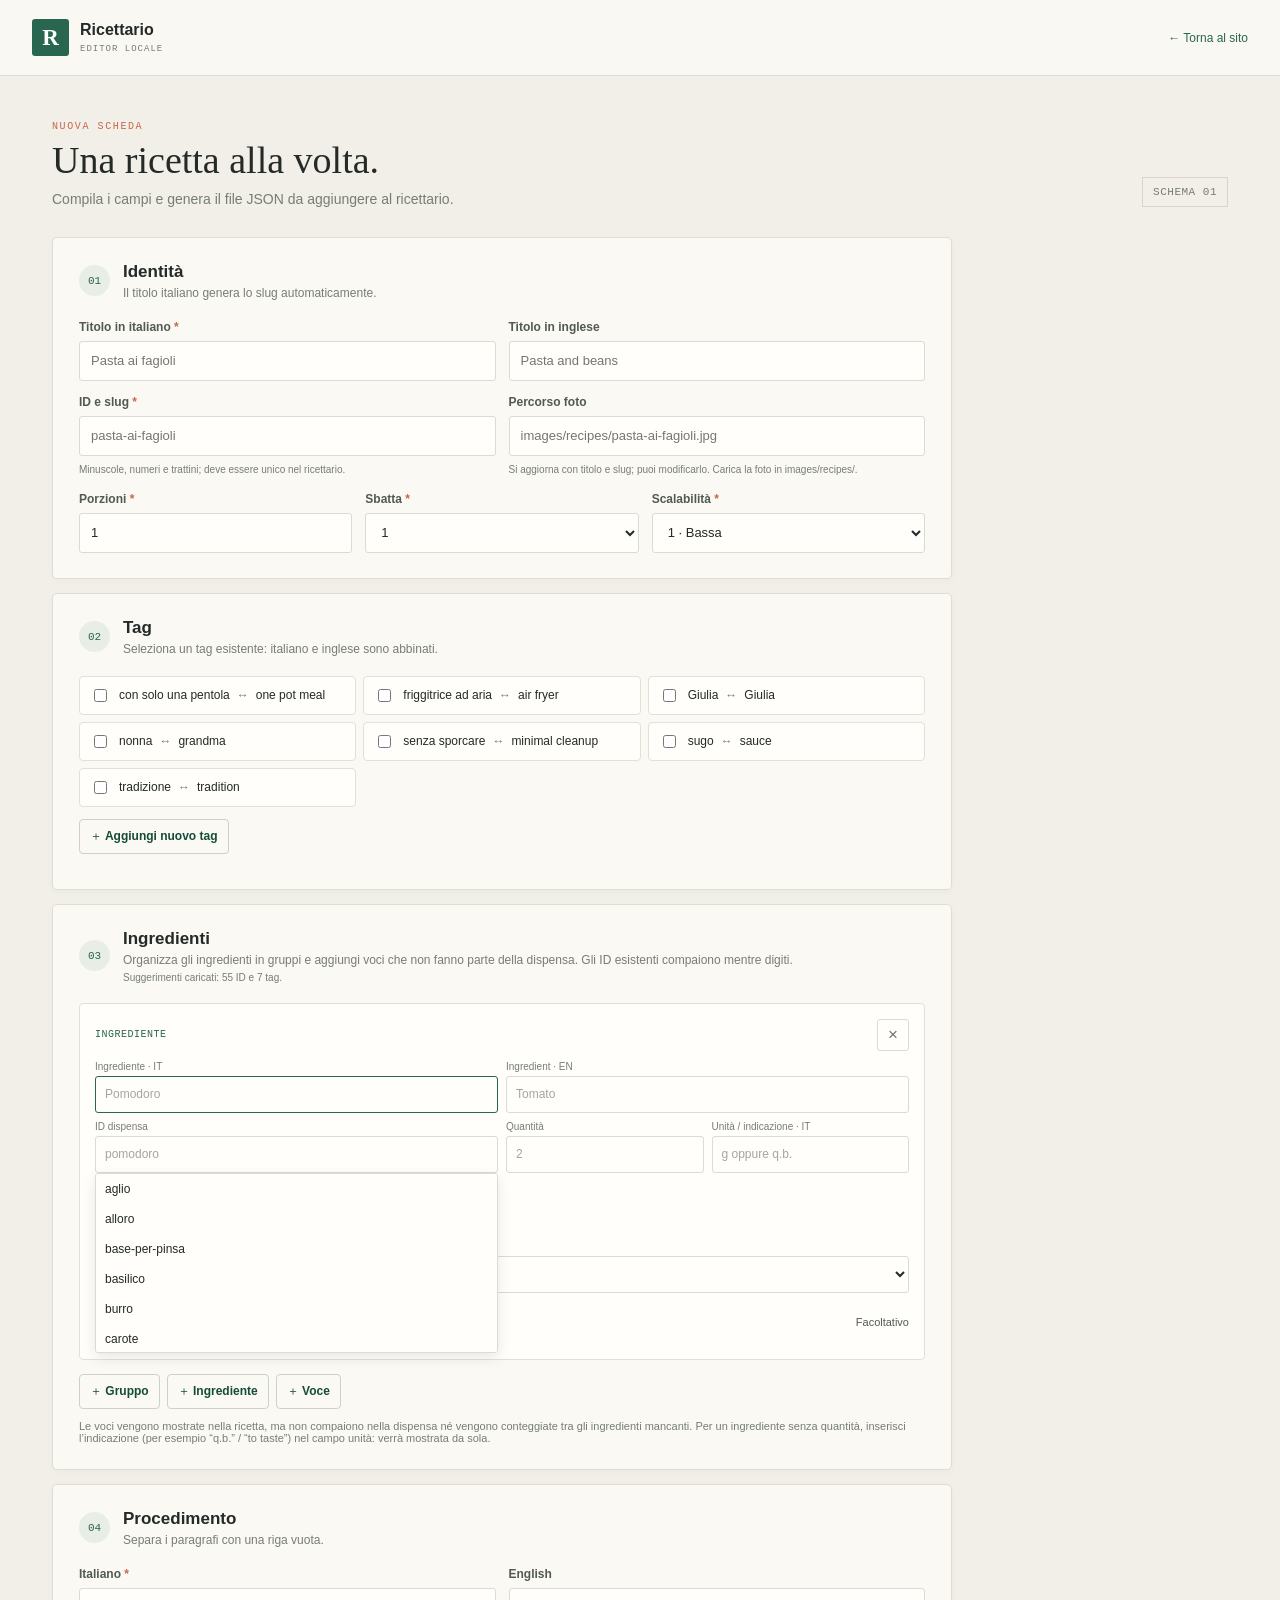
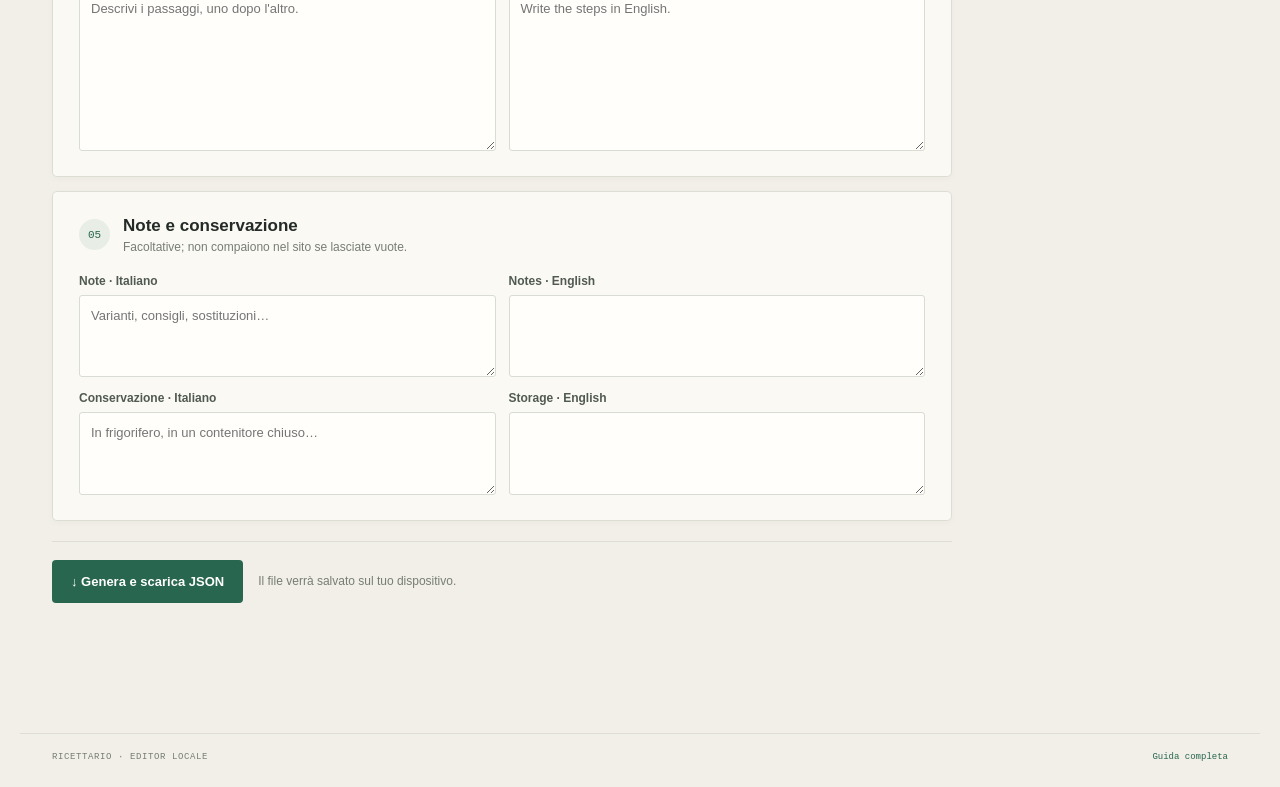
<file: editor/index.html>
<!doctype html>
<html lang="it">
<head>
  <meta charset="utf-8">
  <meta name="viewport" content="width=device-width, initial-scale=1">
  <meta name="theme-color" content="#f1efe7">
  <meta name="theme-color" content="#171a17" media="(prefers-color-scheme: dark)">
  <meta name="robots" content="noindex, nofollow">
  <meta name="description" content="Crea ricette compatibili con il ricettario e scarica il JSON da aggiungere al progetto.">
  <title>Editor ricette | Ricettario</title>
  <link rel="stylesheet" href="editor.css">
  <link rel="stylesheet" href="autocomplete.css?v=20261013-2">
  <link rel="stylesheet" href="export.css">
  <link rel="stylesheet" href="theme.css?v=20261013-3">
  <script defer src="editor.js?v=20261018-1"></script>
</head>
<body>
  <header class="topbar">
    <a class="brand" href="../index.html"><span class="brand-mark" aria-hidden="true">R</span><span>Ricettario<small>EDITOR LOCALE</small></span></a>
    <div class="top-actions"><a class="site-link" href="../index.html">← Torna al sito</a></div>
  </header>

  <main>
    <div class="page-heading"><div><p class="eyebrow">NUOVA SCHEDA</p><h1>Una ricetta alla volta.</h1><p class="subtitle">Compila i campi e genera il file JSON da aggiungere al ricettario.</p></div><span class="schema-badge">SCHEMA 01</span></div>

    <div class="layout">
      <form id="recipe-form" novalidate>
        <section class="section-block" aria-labelledby="identity-heading">
          <div class="section-heading"><span class="section-number">01</span><div><h2 id="identity-heading">Identità</h2><p>Il titolo italiano genera lo slug automaticamente.</p></div></div>
          <div class="fields two-columns">
            <label class="field"><span>Titolo in italiano <i>*</i></span><input name="titleIt" required placeholder="Pasta ai fagioli"></label>
            <label class="field"><span>Titolo in inglese</span><input name="titleEn" placeholder="Pasta and beans"></label>
            <label class="field"><span>ID e slug <i>*</i></span><input name="slug" required pattern="[a-z0-9]+(?:-[a-z0-9]+)*" autocomplete="off" placeholder="pasta-ai-fagioli"><small>Minuscole, numeri e trattini; deve essere unico nel ricettario.</small></label>
            <label class="field"><span>Percorso foto</span><input name="image" placeholder="images/recipes/pasta-ai-fagioli.jpg"><small>Si aggiorna con titolo e slug; puoi modificarlo. Carica la foto in images/recipes/.</small></label>
          </div>
          <div class="fields three-columns rating-fields">
            <label class="field"><span>Porzioni <i>*</i></span><input name="servings" type="number" min="1" step="1" value="1" required></label>
            <label class="field"><span>Sbatta <i>*</i></span><select name="effort" required><option value="0.5">0.5 · Minima</option><option value="1" selected>1</option><option value="2">2</option><option value="3">3</option><option value="4">4</option><option value="5">5 · Massima</option></select></label>
            <label class="field"><span>Scalabilità <i>*</i></span><select name="scale" required><option value="1">1 · Bassa</option><option value="2">2</option><option value="3">3</option><option value="4">4</option><option value="5">5 · Alta</option></select></label>
          </div>
        </section>

        <section class="section-block" aria-labelledby="tags-heading">
          <div class="section-heading"><span class="section-number">02</span><div><h2 id="tags-heading">Tag</h2><p>Seleziona un tag esistente: italiano e inglese sono abbinati.</p></div></div>
          <div id="known-tags" class="known-tag-list" aria-live="polite"><p class="field-note">Caricamento dei tag…</p></div>
          <button class="button button-light button-small add-tag-button" type="button" data-action="add-tag"><span aria-hidden="true">＋</span> Aggiungi nuovo tag</button>
          <div id="tags" class="tag-list"></div>
        </section>

        <section class="section-block" aria-labelledby="ingredients-heading">
          <div class="section-heading"><span class="section-number">03</span><div><h2 id="ingredients-heading">Ingredienti</h2><p>Organizza gli ingredienti in gruppi e aggiungi voci che non fanno parte della dispensa. Gli ID esistenti compaiono mentre digiti.</p><small id="catalog-status" role="status" aria-live="polite">Caricamento del catalogo…</small></div></div>
          <div id="ingredients" class="ingredient-list"></div>
          <div class="heading-actions ingredient-actions"><button class="button button-light button-small" type="button" data-action="add-group"><span aria-hidden="true">＋</span> Gruppo</button><button class="button button-light button-small" type="button" data-action="add-ingredient"><span aria-hidden="true">＋</span> Ingrediente</button><button class="button button-light button-small" type="button" data-action="add-entry"><span aria-hidden="true">＋</span> Voce</button></div>
          <p class="field-note">Le voci vengono mostrate nella ricetta, ma non compaiono nella dispensa né vengono conteggiate tra gli ingredienti mancanti. Per un ingrediente senza quantità, inserisci l’indicazione (per esempio “q.b.” / “to taste”) nel campo unità: verrà mostrata da sola.</p>
        </section>

        <section class="section-block text-section" aria-labelledby="method-heading">
          <div class="section-heading"><span class="section-number">04</span><div><h2 id="method-heading">Procedimento</h2><p>Separa i paragrafi con una riga vuota.</p></div></div>
          <div class="fields two-columns">
            <label class="field"><span>Italiano <i>*</i></span><textarea name="methodIt" rows="7" required placeholder="Descrivi i passaggi, uno dopo l'altro."></textarea></label>
            <label class="field"><span>English</span><textarea name="methodEn" rows="7" placeholder="Write the steps in English."></textarea></label>
          </div>
        </section>

        <section class="section-block text-section" aria-labelledby="notes-heading">
          <div class="section-heading"><span class="section-number">05</span><div><h2 id="notes-heading">Note e conservazione</h2><p>Facoltative; non compaiono nel sito se lasciate vuote.</p></div></div>
          <div class="fields two-columns">
            <label class="field"><span>Note · Italiano</span><textarea name="notesIt" rows="3" placeholder="Varianti, consigli, sostituzioni…"></textarea></label>
            <label class="field"><span>Notes · English</span><textarea name="notesEn" rows="3"></textarea></label>
            <label class="field"><span>Conservazione · Italiano</span><textarea name="storageIt" rows="3" placeholder="In frigorifero, in un contenitore chiuso…"></textarea></label>
            <label class="field"><span>Storage · English</span><textarea name="storageEn" rows="3"></textarea></label>
          </div>
        </section>
        <div class="export-actions"><button class="button button-dark" id="download" type="button"><span aria-hidden="true">↓</span> Genera e scarica JSON</button><span>Il file verrà salvato sul tuo dispositivo.</span></div>
        <p class="form-message" id="form-message" role="status" aria-live="polite"></p>
      </form>
    </div>

    <section class="generated-result" id="generated-result" aria-labelledby="generated-heading" hidden>
      <div class="generated-heading"><div><p class="eyebrow">PROSSIMO PASSAGGIO</p><h2 id="generated-heading">Aggiungi la ricetta al sito</h2></div><span class="download-check" aria-hidden="true">✓</span></div>
      <p id="generated-message" class="generated-message"></p>
      <div class="index-instructions">
        <div><h3>Aggiorna recipes-index.json</h3><p>Apri il file nella cartella principale del progetto. Dentro l’array <code>"recipes"</code>, incolla questa voce prima della parentesi quadra <code>]</code> di chiusura:</p><ol><li>Se l’ultima voce esistente non ha la virgola, aggiungila dopo la sua parentesi graffa <code>}</code>.</li><li>Incolla la nuova voce qui sotto, senza aggiungere una virgola dopo l’ultima voce dell’array.</li><li>Salva <code>recipes-index.json</code>. Controlla che il JSON resti valido.</li></ol></div>
        <div class="index-copy"><pre id="index-snippet"></pre><button class="button button-copy" id="copy-index" type="button">Copia voce indice</button><span id="copy-status" role="status" aria-live="polite"></span></div>
      </div>
      <p class="generated-footer">Metti il file scaricato in <code>data/recipes/</code>. Poi ricarica il sito per verificare la ricetta. Per pubblicarla, carica su GitHub sia il file JSON sia <code>recipes-index.json</code>.</p>
    </section>
  </main>
  <footer><span>RICETTARIO · EDITOR LOCALE</span><a href="../README.md">Guida completa</a></footer>
</body>
</html>
</file>
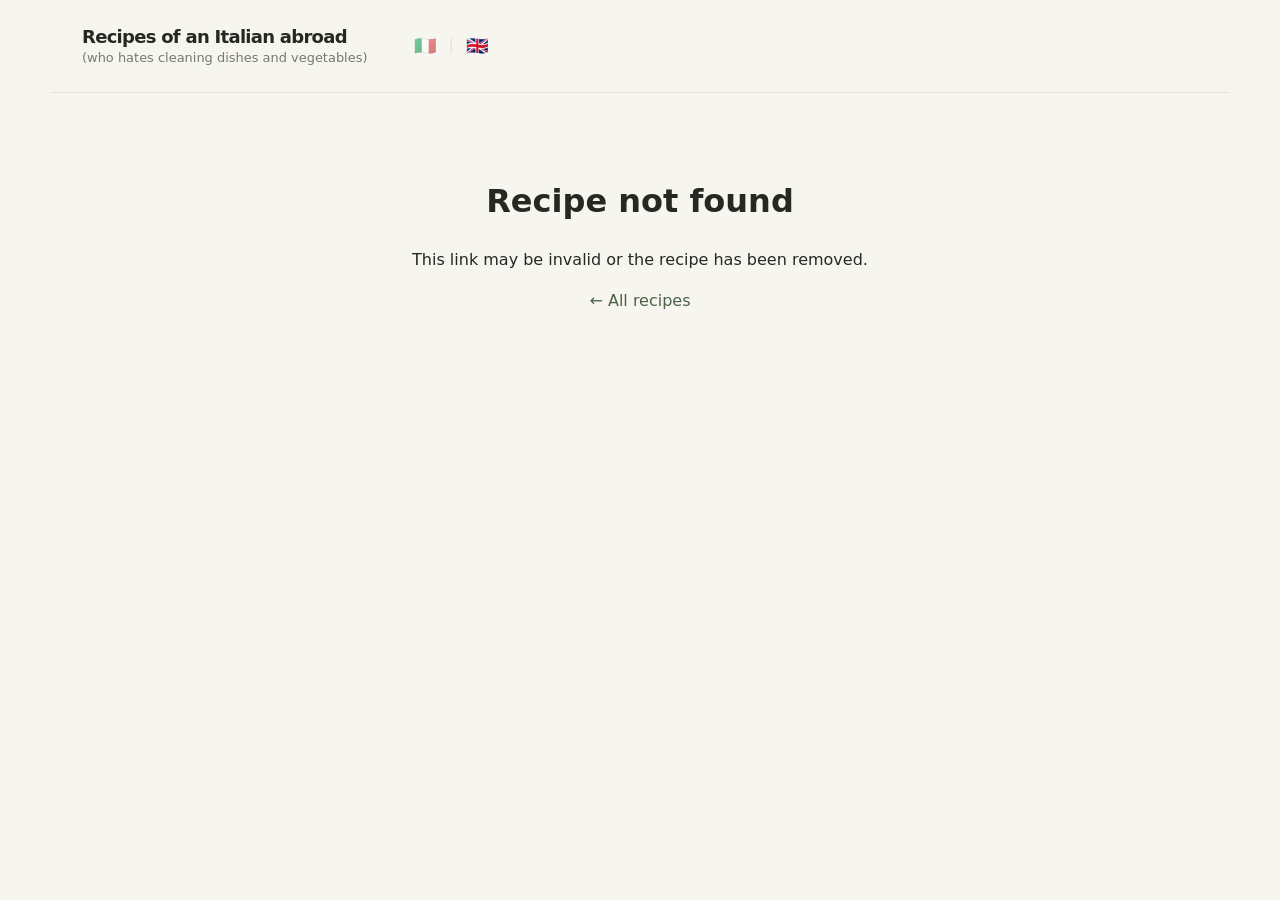
<file: ricetta.html>
<!doctype html><html lang="it"><head><meta charset="utf-8"><meta name="viewport" content="width=device-width,initial-scale=1"><meta name="description" content="Dettaglio ricetta"><title>Ricetta · Ricette di un fuorisede all’estero</title><link rel="stylesheet" href="css/style.css?v=20261013-1"><link rel="stylesheet" href="css/brand.css"><script defer src="js/app.js?v=20261013-2"></script></head><body><header class="site-header"><a id="brand-name" class="wordmark" href="index.html"><span class="brand-main" data-i18n="brandMain">Ricette di un fuorisede all’estero</span><span class="brand-aside" data-i18n="brandAside">(che odia lavare i piatti e le verdure)</span></a><div class="languages"><button data-language="it" aria-label="Italiano">🇮🇹</button><span>|</span><button data-language="en" aria-label="English">🇬🇧</button></div></header><main><div id="detail"></div></main></body></html>
</file>
<file: editor/editor.css>
:root{font-family:'Avenir Next','Segoe UI',sans-serif;color:#232a27;background:#f1efe7;font-synthesis:none;text-rendering:optimizeLegibility;--ink:#232a27;--muted:#777d75;--line:#dcded5;--paper:#f1efe7;--panel:#faf9f4;--green:#28664f;--green-dark:#174b39;--coral:#cb654c;--mono:'SFMono-Regular',Consolas,monospace}*{box-sizing:border-box}body{margin:0;min-width:320px;background-color:var(--paper);background-image:radial-gradient(#45614c0c .7px,transparent .7px);background-size:8px 8px}button,input,select,textarea{font:inherit}button{cursor:pointer}.topbar{height:76px;padding:0 max(32px,calc((100vw - 1240px)/2));display:flex;align-items:center;justify-content:space-between;background:#faf9f4ef;border-bottom:1px solid var(--line)}.brand{display:flex;align-items:center;gap:11px;color:var(--ink);text-decoration:none;font-size:16px;font-weight:700;line-height:1}.brand small{display:block;margin-top:6px;color:var(--muted);font:500 9px var(--mono);letter-spacing:1px}.brand-mark{display:grid;place-items:center;width:37px;height:37px;background:var(--green);color:white;font:600 23px Georgia,serif;border-radius:3px}.top-actions{display:flex;align-items:center;gap:20px}.site-link{color:var(--green);text-decoration:none;font-size:12px}.site-link:hover,footer a:hover{text-decoration:underline}.button{border:1px solid transparent;border-radius:4px;padding:11px 15px;font-size:13px;font-weight:600;transition:background .15s,color .15s,border-color .15s}.button-dark{background:var(--green);color:white}.button-dark:hover,.button-save:hover{background:var(--green-dark)}.button-light{background:transparent;border-color:#ccd2c8;color:var(--green-dark)}.button-light:hover{background:#e7ece4;border-color:var(--green)}.button-small{padding:8px 10px;font-size:12px;white-space:nowrap}.top-actions .button{padding:12px 17px}main{max-width:1240px;padding:45px 32px 70px;margin:0 auto}.page-heading{display:flex;justify-content:space-between;align-items:end;margin-bottom:30px}.eyebrow{margin:0 0 8px;color:var(--coral);font:500 10px var(--mono);letter-spacing:1.6px}.page-heading h1{margin:0;font:500 38px/1.1 Georgia,serif}.subtitle{margin:9px 0 0;color:var(--muted);font-size:14px}.schema-badge{padding:8px 10px;border:1px solid #d7d5ca;color:var(--muted);font:11px var(--mono);letter-spacing:.5px}.layout{display:grid;grid-template-columns:minmax(0,1fr) 355px;gap:24px;align-items:start}#recipe-form{min-width:0}.section-block{margin-bottom:14px;padding:24px 26px 25px;background:var(--panel);border:1px solid var(--line);border-radius:5px;box-shadow:0 2px 6px #313c2a08}.section-heading{display:flex;align-items:center;gap:13px;margin-bottom:20px}.section-heading>div:nth-child(2){flex:1;min-width:0}.section-number{display:grid;place-items:center;width:31px;height:31px;flex:none;background:#e8ede5;border-radius:50%;color:var(--green);font:11px var(--mono)}.section-heading h2{margin:0;color:var(--ink);font-size:17px;font-weight:600}.section-heading p{margin:4px 0 0;color:var(--muted);font-size:12px}.heading-actions{display:flex;gap:7px}.fields{display:grid;gap:14px 13px}.two-columns{grid-template-columns:repeat(2,minmax(0,1fr))}.three-columns{grid-template-columns:repeat(3,minmax(0,1fr))}.rating-fields{margin-top:15px}.field{display:grid;align-content:start;gap:7px;min-width:0;color:#515a52;font-size:12px;font-weight:600}.field>span i{color:var(--coral);font-style:normal}.field input,.field select,.field textarea{width:100%;min-width:0;border:1px solid #d8dcd3;border-radius:3px;background:#fffefa;color:var(--ink);padding:10px 11px;outline:none;font-size:13px;font-weight:400}.field input,.field select{height:40px}.field textarea{resize:vertical;line-height:1.55}.field input:focus,.field select:focus,.field textarea:focus{border-color:var(--green);box-shadow:0 0 0 2px #28664f19}.field small{color:var(--muted);font-size:10px;font-weight:400;line-height:1.4}.tag-list{display:grid;gap:8px}.tag-row{display:grid;grid-template-columns:1fr 1fr 34px;gap:8px;align-items:center}.tag-row input,.ingredient-row input,.ingredient-row select{min-width:0;height:37px;border:1px solid #d8dcd3;border-radius:3px;background:#fffefa;padding:8px 9px;color:var(--ink);font:12px 'Avenir Next','Segoe UI',sans-serif;outline:none}.tag-row input:focus,.ingredient-row input:focus,.ingredient-row select:focus{border-color:var(--green)}.tag-row input::placeholder,.ingredient-row input::placeholder{color:#a3a79f}.icon-button{display:grid;place-items:center;width:32px;height:32px;border:1px solid #d8dcd3;border-radius:3px;background:transparent;color:#697268;font-size:17px}.icon-button:hover{border-color:var(--coral);color:var(--coral)}.ingredient-list{display:grid;gap:10px}.ingredient-row{position:relative;padding:15px;border:1px solid #e0e2da;border-radius:4px;background:#fffefa}.ingredient-top{display:flex;align-items:center;justify-content:space-between;margin-bottom:10px}.ingredient-kind{color:var(--green);font:10px var(--mono);letter-spacing:.5px;text-transform:uppercase}.ingredient-grid{display:grid;grid-template-columns:repeat(4,minmax(0,1fr));gap:8px}.ingredient-grid .wide{grid-column:span 2}.ingredient-grid .full{grid-column:1/-1}.ingredient-row label{display:grid;gap:4px;color:var(--muted);font-size:10px}.ingredient-row label input,.ingredient-row label select{width:100%}.ingredient-row .check-field{display:flex;align-items:center;gap:7px;min-height:37px;color:#525a53;font-size:11px}.check-field input{accent-color:var(--green)}.group-row{border-left:3px solid #a9bd9b}.group-items{display:grid;gap:8px;margin:13px 0 0 16px;padding-left:13px;border-left:1px solid #dfe3da}.nested-item{padding:12px;background:#f8f8f2}.nested-item .ingredient-grid{grid-template-columns:repeat(3,minmax(0,1fr))}.nested-item .ingredient-top{margin-bottom:8px}.group-actions{display:flex;gap:7px;flex-wrap:wrap;margin:12px 0 0 16px}.group-add{margin:0}.ingredient-actions{justify-content:flex-start;margin-top:14px}.field-note{margin:11px 0 0;color:var(--muted);font-size:11px}.text-section .fields{margin-top:2px}.form-message{min-height:22px;margin:10px 2px;color:#a14332;font-size:13px;line-height:1.5}.output-panel{position:sticky;top:18px;min-width:0;overflow:hidden;border:1px solid #d8d8cc;border-radius:5px;background:#202924;color:#edf0e9;box-shadow:0 10px 32px #26382915}.output-head{display:flex;align-items:center;justify-content:space-between;padding:20px 20px 15px}.output-head .eyebrow{color:#d89376;font-size:9px}.output-head h2{margin:0;font:500 19px Georgia,serif}.live-dot{width:7px;height:7px;margin-right:3px;border-radius:50%;background:#65ae78;box-shadow:0 0 0 3px #65ae7822}.project-save{padding:0 20px 15px}.button-save{width:100%;background:var(--green);color:white}.project-save p{margin:8px 0 3px;color:#c4cdc1;font-size:11px;line-height:1.45}.project-save small{color:#9da99d;font-size:9px;line-height:1.4}.file-label{display:flex;align-items:center;gap:9px;margin:0 20px;padding:10px 11px;border:1px solid #465148;border-radius:3px;color:#d5ddcf;font:11px var(--mono)}.file-label span:first-child{color:#d89376;font-size:13px}#json-preview,.index-export pre{overflow:auto;margin:12px 0 0;padding:0 20px 19px;color:#d0d7cd;white-space:pre-wrap;overflow-wrap:anywhere;font:10px/1.65 var(--mono);tab-size:2}#json-preview{max-height:430px;min-height:170px;color:#d3ddce}.index-export{border-top:1px solid #3b463e;background:#1b231f}.index-head{display:flex;justify-content:space-between;align-items:center;padding:15px 20px 0}.index-head h3{margin:0;font-size:12px;font-weight:600}.index-head p{margin:4px 0 0;color:#abb3a8;font:10px var(--mono)}.index-head .icon-button{width:29px;height:29px;border-color:#4a554b;color:#e4e9e0}.index-export pre{margin-top:10px;padding-bottom:13px;color:#d8c9a9;font-size:9px}.index-export #copy-status{display:block;min-height:17px;padding:0 20px 10px;color:#a8c4a5;font-size:10px}.privacy-note{display:flex;align-items:center;gap:8px;margin:0;padding:12px 20px;background:#1b231f;color:#aab5a7;font-size:10px}.privacy-note span{color:#86ba90}.topbar,.page-heading,.output-panel{animation:arrive .45s both}.page-heading{animation-delay:.05s}.output-panel{animation-delay:.12s}.section-block{animation:arrive .45s both}.section-block:nth-child(2){animation-delay:.04s}.section-block:nth-child(3){animation-delay:.08s}.section-block:nth-child(4){animation-delay:.12s}.section-block:nth-child(5){animation-delay:.16s}.section-block:nth-child(6){animation-delay:.2s}@keyframes arrive{from{opacity:0;transform:translateY(7px)}to{opacity:1;transform:translateY(0)}}footer{display:flex;justify-content:space-between;max-width:1240px;margin:0 auto;padding:18px 32px 25px;border-top:1px solid var(--line);color:var(--muted);font:9px var(--mono);letter-spacing:.6px}footer a{color:var(--green);text-decoration:none;letter-spacing:0}@media(max-width:940px){.layout{grid-template-columns:minmax(0,1fr) 300px;gap:15px}.section-block{padding:20px}.ingredient-grid{grid-template-columns:repeat(3,minmax(0,1fr))}.ingredient-grid .full{grid-column:span 2}}@media(max-width:760px){.topbar{height:auto;min-height:68px;padding:12px 18px}.top-actions{gap:12px}.site-link{display:none}.top-actions .button{padding:10px 12px}main{padding:30px 18px 45px}.page-heading h1{font-size:32px}.schema-badge{font-size:9px}.layout{grid-template-columns:1fr}.output-panel{position:static;grid-row:1}.output-panel #json-preview{max-height:230px}.two-columns{grid-template-columns:1fr}.output-head{padding:15px 17px 12px}.project-save{padding:0 17px 13px}.file-label{margin:0 17px}#json-preview,.index-export pre{padding-left:17px;padding-right:17px}.section-heading{gap:9px;flex-wrap:wrap}.heading-actions{width:100%;margin-left:40px}.heading-actions .button{flex:1}.section-heading:has(.heading-actions){align-items:flex-start}.tag-row{grid-template-columns:1fr 1fr 34px}.ingredient-grid{grid-template-columns:repeat(2,minmax(0,1fr))}.ingredient-grid .full{grid-column:1/-1}.nested-item .ingredient-grid{grid-template-columns:repeat(2,minmax(0,1fr))}footer{padding:16px 18px 22px}}@media(max-width:390px){.brand{font-size:14px}.brand-mark{width:33px;height:33px}.top-actions .button{font-size:11px;padding:9px}.page-heading h1{font-size:29px}.section-block{padding:16px 13px}.section-heading h2{font-size:16px}.field-note{line-height:1.5}.ingredient-row{padding:11px}.ingredient-grid,.nested-item .ingredient-grid{grid-template-columns:1fr 1fr}.ingredient-grid .wide{grid-column:1/-1}}
</file>
<file: editor/autocomplete.css>
.ingredient-id-suggestions{position:absolute;z-index:5;top:100%;left:0;right:0;max-height:180px;overflow:auto;border:1px solid #d8dcd3;border-radius:3px;background:#fffefa;box-shadow:0 5px 14px #232a271a}
.ingredient-id-field{position:relative}
.ingredient-id-suggestion{display:block;width:100%;padding:8px 9px;border:0;background:transparent;color:var(--ink);text-align:left;font:12px 'Avenir Next','Segoe UI',sans-serif}
.ingredient-id-suggestion:hover,.ingredient-id-suggestion:focus{background:#e8ede5;outline:none}
#catalog-status{display:block;margin-top:5px;color:var(--muted);font-size:10px;font-weight:400}
.known-tag-list{display:grid;grid-template-columns:repeat(auto-fit,minmax(250px,1fr));gap:7px;margin-bottom:12px}
.known-tag-option{display:flex;align-items:center;gap:9px;min-width:0;padding:9px 10px;border:1px solid #e0e2da;border-radius:4px;background:#fffefa;color:var(--ink);font-size:12px}
.known-tag-option input{flex:none;accent-color:var(--green)}
.known-tag-option>span{display:flex;align-items:center;gap:7px;min-width:0;flex-wrap:wrap}
.known-tag-separator{color:var(--muted)}
.add-tag-button{margin-bottom:10px}
</file>
<file: editor/export.css>
.layout{display:block;max-width:900px}.export-actions{display:flex;align-items:center;gap:15px;margin:20px 0 0;padding:18px 0;border-top:1px solid var(--line)}.export-actions>span{color:var(--muted);font-size:12px}.export-actions .button{padding:13px 18px}.generated-result{max-width:900px;margin:28px 0 0;padding:24px 26px;background:var(--panel);border:1px solid var(--line);border-radius:5px;box-shadow:0 2px 6px #313c2a08;scroll-margin-top:20px}.generated-result[hidden]{display:none}.generated-heading{display:flex;align-items:center;justify-content:space-between}.generated-heading .eyebrow{margin-bottom:5px}.generated-heading h2{margin:0;font:500 23px Georgia,serif}.download-check{display:grid;place-items:center;width:34px;height:34px;border-radius:50%;background:#e2eee3;color:var(--green);font-weight:700}.generated-message{margin:12px 0 18px;color:#455248;font-size:13px}.index-instructions{display:grid;grid-template-columns:minmax(0,1fr) minmax(250px,.8fr);gap:20px;align-items:start;padding:18px;background:#f1f2eb;border:1px solid #e1e3da;border-radius:4px}.index-instructions h3{margin:0 0 8px;font-size:15px}.index-instructions p,.index-instructions li{color:#596259;font-size:12px;line-height:1.55}.index-instructions p{margin:0 0 9px}.index-instructions ol{margin:0;padding-left:19px}.index-instructions li+li{margin-top:5px}.index-instructions code,.generated-footer code{font:11px var(--mono);color:var(--green-dark)}.index-copy pre{overflow:auto;margin:0 0 10px;padding:13px;background:#202924;border-radius:3px;color:#e0e7dc;white-space:pre-wrap;overflow-wrap:anywhere;font:11px/1.6 var(--mono)}.button-copy{background:transparent;border-color:#a9b9a9;color:var(--green-dark)}.button-copy:hover{background:#e5ebe2;border-color:var(--green)}#copy-status{display:block;min-height:18px;margin-top:7px;color:var(--green);font-size:11px}.generated-footer{margin:16px 0 0;color:var(--muted);font-size:12px;line-height:1.6}@media(max-width:700px){.export-actions{align-items:flex-start;flex-direction:column;gap:8px}.generated-result{padding:18px 15px}.index-instructions{grid-template-columns:1fr;gap:15px;padding:14px}.generated-heading h2{font-size:20px}}
</file>
<file: editor/theme.css>
:root{color-scheme:light dark}

@media(prefers-color-scheme:dark){
  :root{--ink:#e8e9e2;--muted:#a5aa9d;--line:#383d36;--paper:#171a17;--panel:#20241f;--green:#477a60;--green-dark:#365c49;--coral:#e3987b;color:var(--ink);background:var(--paper)}
  body{min-height:100vh;background-image:radial-gradient(#bac9b00b .7px,transparent .7px)}
  .topbar{background:#20241fef}
  .schema-badge{border-color:#444a42}
  .section-number{background:#2b352a;color:#b5c99d}
  .field,.ingredient-row label{color:#bbc1b5}
  .field input,.field select,.field textarea,.tag-row input,.ingredient-row input,.ingredient-row select{background:#252a25;border-color:#454d44;color:var(--ink)}
  .button-light,.button-copy{border-color:#4b594c;color:#c5d3bd}
  .button-light:hover,.button-copy:hover{background:#2b352a;border-color:#789070}
  .button-dark{background:#477a60}
  .button-dark:hover{background:#56876e}
  .ingredient-row{background:#20241f;border-color:#394139}
  .nested-item{background:#252a25}
  .group-items{border-color:#41493f}
  .group-row{border-left-color:#789070}
  .generated-result{background:var(--panel);border-color:var(--line)}
  .index-instructions{background:#252a25;border-color:#3b443b}
  .index-instructions p,.index-instructions li{color:#c0c6ba}
  .index-instructions code,.generated-footer code{color:#b5c99d}
  .generated-message{color:#c8d0c4}
  .download-check{background:#2b3b30;color:#b5c99d}
}

@media(prefers-color-scheme:dark){
  .ingredient-id-suggestions,.known-tag-option{background:#252a25;border-color:#454d44;color:var(--ink)}
  .ingredient-id-suggestion:hover,.ingredient-id-suggestion:focus{background:#2b352a}
}
</file>
<file: css/style.css>
:root{color-scheme:light dark;--paper:#f7f5ef;--card:#fffefa;--ink:#262822;--muted:#777a70;--line:#e5e2d8;--accent:#496449;--soft:#e8ede3;--shadow:0 10px 32px #25351e0c;font-family:'DM Sans',system-ui,sans-serif}*{box-sizing:border-box}body{margin:0;background:var(--paper);color:var(--ink);line-height:1.55}button,input,select{font:inherit;color:inherit}button,a,select{touch-action:manipulation}a{color:inherit;text-decoration:none}.site-header{max-width:1180px;margin:auto;padding:26px 32px;display:flex;align-items:center;gap:42px;border-bottom:1px solid var(--line)}.wordmark{font-weight:700;letter-spacing:-.04em;font-size:18px;white-space:nowrap}.wordmark span{color:var(--muted);font-weight:400}.wordmark .brand-main{display:block;color:var(--ink);font-weight:700;letter-spacing:inherit}.brand-aside{color:var(--muted);font-size:.72em;font-weight:400;letter-spacing:0;line-height:1.3;display:block}.desktop-nav{display:flex;gap:28px;margin:auto;font-size:14px}.desktop-nav a,.languages button{color:var(--muted)}.desktop-nav a:hover,.desktop-nav a.active{color:var(--accent)}.languages{display:flex;gap:7px;align-items:center}.languages button{padding:5px;border:0;background:none;cursor:pointer;font-size:18px;opacity:.55}.languages button.active{opacity:1}.languages span{color:var(--line)}main{max-width:1180px;margin:auto;padding:34px 32px 90px}.intro{max-width:700px;margin:0 0 30px}.eyebrow{text-transform:uppercase;letter-spacing:.13em;font-size:11px;font-weight:700;color:var(--accent);margin:0 0 7px}.intro h1,.section-heading h2{font:600 clamp(28px,4vw,42px)/1.13 'Playfair Display',Georgia,serif;letter-spacing:-.035em;margin:0 0 8px}.intro>p:last-child,.section-heading p:last-child{margin:0;color:var(--muted)}.toolbar{display:grid;grid-template-columns:minmax(220px,1fr) auto;gap:14px;align-items:end}.search{height:48px;border:1px solid var(--line);background:var(--card);border-radius:8px;display:flex;align-items:center;padding:0 14px;gap:10px;color:var(--muted)}.search>span{font-size:24px}.search input{border:0;outline:0;background:none;width:100%;min-width:0}.filters{display:flex;gap:9px}.filters label,.advanced label{display:grid;gap:4px;font-size:11px;color:var(--muted)}select{background:var(--card);border:1px solid var(--line);border-radius:7px;padding:9px 28px 9px 10px;font-size:13px;min-height:39px}.more-filters{margin-top:12px;border-bottom:1px solid var(--line);font-size:13px}.more-filters summary{cursor:pointer;color:var(--accent);padding:9px 0;user-select:none}.advanced{display:flex;align-items:end;gap:12px;padding:0 0 15px}.text-button{border:0;background:none;color:var(--accent);font-weight:600;padding:9px;cursor:pointer}.results-head{display:flex;align-items:center;justify-content:space-between;margin:16px 0 12px}.results-head p{font-size:12px;color:var(--muted);margin:0}.layout-toggle{display:flex;border:1px solid var(--line);border-radius:7px;overflow:hidden}.layout-toggle button{width:37px;height:34px;border:0;background:var(--card);color:var(--muted);cursor:pointer}.layout-toggle button.selected{background:var(--soft);color:var(--accent)}.recipe-grid{display:grid;grid-template-columns:repeat(3,minmax(0,1fr));gap:17px}.recipe-card{position:relative;background:var(--card);border:1px solid var(--line);border-radius:10px;overflow:hidden;box-shadow:var(--shadow);min-width:0}.recipe-card>a{display:block}.recipe-photo,.placeholder{aspect-ratio:1/1;width:100%;object-fit:cover;display:block;background:var(--soft)}.placeholder{display:grid;place-items:center;color:var(--muted);font-size:34px}.card-body{padding:14px 15px 15px}.card-title{font:600 20px/1.2 'Playfair Display',Georgia,serif;margin:0 30px 8px 0}.card-meta{font-size:12px;color:var(--muted);display:flex;gap:9px;flex-wrap:wrap}.favorite-button{position:absolute;z-index:1;right:10px;top:10px;width:38px;height:38px;background:var(--card);border:1px solid var(--line);border-radius:50%;font-size:18px;cursor:pointer}.recipe-grid.compact{display:flex;flex-direction:column;gap:8px}.compact .recipe-card{display:grid;grid-template-columns:86px 1fr;align-items:center}.compact .recipe-card>a{display:contents}.compact .recipe-photo,.compact .placeholder{width:86px;height:86px;aspect-ratio:1}.compact .card-body{padding:9px 14px}.compact .card-title{font-size:17px;margin-bottom:4px}.compact .favorite-button{top:50%;transform:translateY(-50%)}.empty-state{padding:42px 20px;text-align:center;color:var(--muted);background:var(--card);border:1px dashed var(--line);border-radius:10px}.view[hidden]{display:none}.section-heading{display:flex;justify-content:space-between;align-items:end;margin:18px 0 22px}.section-heading h2{font-size:34px}.pantry-search{max-width:530px}.ingredient-groups{display:grid;grid-template-columns:repeat(2,minmax(0,1fr));gap:10px;margin:18px 0 34px}.ingredient-group{border:1px solid var(--line);background:var(--card);border-radius:9px}.ingredient-group summary{padding:12px 14px;cursor:pointer;font-weight:600}.ingredient-options{display:flex;flex-wrap:wrap;gap:7px;padding:0 12px 13px}.ingredient-chip{border:1px solid var(--line);border-radius:20px;padding:7px 11px;background:transparent;cursor:pointer;font-size:13px}.ingredient-chip.selected{background:var(--soft);border-color:var(--accent);color:var(--accent)}.cook-group h3{font:600 23px 'Playfair Display',Georgia,serif}.cook-result{padding:12px 15px;background:var(--card);border:1px solid var(--line);border-radius:8px;margin:8px 0;display:flex;justify-content:space-between;gap:15px}.cook-result small{color:var(--muted)}footer{max-width:1180px;margin:auto;padding:0 32px 25px;color:var(--muted);font-size:12px}.mobile-nav{display:none}
.recipe-page{max-width:850px;margin:auto}.back-link{display:inline-block;color:var(--accent);margin-bottom:20px}.recipe-page h1{font:600 clamp(34px,6vw,54px)/1.08 'Playfair Display',Georgia,serif;margin:0 0 15px}.recipe-hero{max-height:520px;width:100%;aspect-ratio:1.65;object-fit:cover;border-radius:12px;background:var(--soft)}.recipe-summary{display:flex;gap:10px;align-items:center;flex-wrap:wrap;margin:18px 0;color:var(--muted);font-size:14px}.tag{background:var(--soft);padding:4px 9px;border-radius:20px;color:var(--accent);font-size:12px}.recipe-tags{display:flex;flex-wrap:wrap;gap:7px;margin-top:28px;padding-top:14px;border-top:1px solid var(--line)}.recipe-columns{display:grid;grid-template-columns:minmax(230px,.8fr) 1.2fr;gap:42px;margin-top:28px}.recipe-page h2{font:600 27px 'Playfair Display',Georgia,serif;margin:0 0 12px}.ingredients ul{padding-left:20px}.ingredients li{padding:4px 0}.optional{font-style:italic}.ingredient-group-title{font-weight:600;list-style:none;margin:10px 0 0}.recipe-text{white-space:pre-line}.recipe-text p{margin:0 0 1em}.recipe-actions{display:flex;gap:10px;margin:24px 0}.primary-button,.secondary-button{border:1px solid var(--accent);border-radius:7px;padding:10px 15px;cursor:pointer;background:var(--accent);color:white}.secondary-button{background:transparent;color:var(--accent)}.missing{max-width:850px;margin:50px auto;text-align:center}.cookbook-about{max-width:780px;margin:54px auto 10px;padding:26px 0 0;border-top:1px solid var(--line);color:var(--muted)}.cookbook-about h2,.cookbook-about h3{font:600 25px 'Playfair Display',Georgia,serif;color:var(--ink);margin:0 0 12px}.cookbook-about h3{font-size:21px;margin-top:25px}.cookbook-about p{margin:10px 0}.cookbook-about ul{padding-left:22px}.cookbook-about li{margin:9px 0}.cookbook-about strong{color:var(--ink)}
@media(max-width:800px){.site-header{padding:18px 20px;gap:12px}.wordmark{white-space:normal;max-width:calc(100% - 76px);line-height:1.2}.desktop-nav{display:none}.languages{margin-left:auto}main{padding:25px 20px 105px}.toolbar{grid-template-columns:1fr}.filters{display:grid;grid-template-columns:repeat(3,1fr)}.filters label select{width:100%}.recipe-grid{grid-template-columns:repeat(2,minmax(0,1fr))}.advanced{flex-wrap:wrap}.advanced label{flex:1;min-width:110px}.mobile-nav{position:fixed;z-index:5;bottom:0;left:0;right:0;display:flex;justify-content:space-around;background:color-mix(in srgb,var(--card) 94%,transparent);border-top:1px solid var(--line);padding:8px 8px max(8px,env(safe-area-inset-bottom));backdrop-filter:blur(14px)}.mobile-nav a{display:grid;justify-items:center;gap:1px;min-width:0;flex:1;color:var(--muted);font-size:11px}.mobile-nav a b{max-width:105px;text-align:center;line-height:1.15}.mobile-nav a span{font-size:21px}.mobile-nav a.active{color:var(--accent)}footer{padding:0 20px 88px}.ingredient-groups{grid-template-columns:1fr}.recipe-columns{grid-template-columns:1fr;gap:25px}.recipe-hero{aspect-ratio:1.25}.section-heading{align-items:start}.recipe-page{padding-top:2px}}
@media(max-width:420px){.wordmark{font-size:15px}.recipe-grid{grid-template-columns:1fr}.card-title{font-size:22px}.recipe-card .recipe-photo,.recipe-card .placeholder{aspect-ratio:1.45}.compact .recipe-card .recipe-photo,.compact .recipe-card .placeholder{aspect-ratio:1;width:74px;height:74px}.compact .recipe-card{grid-template-columns:74px 1fr}.section-heading h2{font-size:29px}}
@media(prefers-color-scheme:dark){:root{--paper:#171a17;--card:#20241f;--ink:#e8e9e2;--muted:#a5aa9d;--line:#383d36;--accent:#b5c99d;--soft:#2b352a;--shadow:0 10px 32px #0003}}
@media print{body{background:white;color:#171717;font:11pt Georgia,serif}.site-header,.mobile-nav,footer,.recipe-actions,.back-link{display:none!important}main{max-width:none;padding:0}.recipe-page{max-width:none}.recipe-page h1{font-size:26pt}.recipe-hero{max-height:250px;aspect-ratio:1.8;object-fit:contain;object-position:left center}.recipe-columns{grid-template-columns:38% 1fr;gap:25px}.recipe-page h2{font-size:18pt}.recipe-summary,.tag{color:#222;background:none}.recipe-card,.recipe-text p,li,h2,h3{break-inside:avoid}a{color:inherit}.optional{font-style:italic}.cookbook-about{break-before:page}.recipe-tags{border-color:#aaa}}

.half-star{display:inline-block;color:transparent;background:linear-gradient(90deg,#777a70 50%,#c6c5bc 50%);-webkit-background-clip:text;background-clip:text}
/* Card layout refinements: reserve room for the favourite control and fill the list thumbnail. */
.card-title{margin-right:44px}.card-meta{padding-right:44px}
.recipe-grid.compact .recipe-card{grid-template-columns:88px minmax(0,1fr);min-height:88px}
.compact .recipe-photo,.compact .placeholder{width:88px;height:100%;min-height:88px;aspect-ratio:auto;object-fit:cover;align-self:stretch}
.compact .card-body{min-width:0;padding-right:58px}
.compact .card-title{margin-right:0}.compact .card-meta{padding-right:0}
@media(max-width:420px){.recipe-grid.compact .recipe-card{grid-template-columns:74px minmax(0,1fr)}.compact .recipe-photo,.compact .placeholder{width:74px;height:100%;min-height:74px}.compact .card-body{padding-right:54px}}
/* A dedicated thumbnail frame keeps list images cropped cleanly at every row height. */
.recipe-grid.compact .recipe-card{display:block;overflow:hidden;border-radius:14px}
.recipe-grid.compact .recipe-card>a{display:grid;grid-template-columns:112px minmax(0,1fr);align-items:stretch;height:112px}
.recipe-grid.compact .recipe-thumb{position:relative;display:block;width:112px;height:112px;aspect-ratio:1;align-self:stretch;overflow:hidden;background:var(--soft)}
.recipe-grid.compact .recipe-thumb>.recipe-photo,.recipe-grid.compact .recipe-thumb>.placeholder{position:absolute;inset:0;width:100%;height:100%;min-height:0;aspect-ratio:auto;object-fit:cover}
.recipe-grid.compact .card-body{align-self:stretch;min-height:0;overflow:hidden;display:flex;flex-direction:column;justify-content:center;padding:8px 56px 8px 15px}
.recipe-grid.compact .card-title{font-size:18px;line-height:1.2;margin:0 0 6px;display:-webkit-box;-webkit-box-orient:vertical;-webkit-line-clamp:2;overflow:hidden}
.recipe-grid.compact .card-meta{gap:4px 8px;font-size:10px;line-height:1.25}
.category-icon{white-space:nowrap}
.recipe-grid.compact .favorite-button{right:9px;width:36px;height:36px;box-shadow:0 2px 8px #1c24151a}
@media(max-width:420px){.recipe-grid.compact .recipe-card>a{grid-template-columns:98px minmax(0,1fr);height:98px}.recipe-grid.compact .recipe-thumb{width:98px;height:98px}.recipe-grid.compact .card-body{padding:6px 49px 6px 11px}.recipe-grid.compact .card-title{font-size:15px;line-height:1.15;margin-bottom:4px}.recipe-grid.compact .card-meta{font-size:9px;line-height:1.2;gap:3px 6px}}
</file>
<file: css/brand.css>
.wordmark{max-width:360px;white-space:normal;line-height:1.2}
.wordmark .brand-main{display:block;color:var(--ink);font-weight:700;letter-spacing:inherit}
.wordmark .brand-aside{display:block;margin-top:2px;color:var(--muted);font-size:.72em;font-weight:400;letter-spacing:0;line-height:1.25}
</file>
